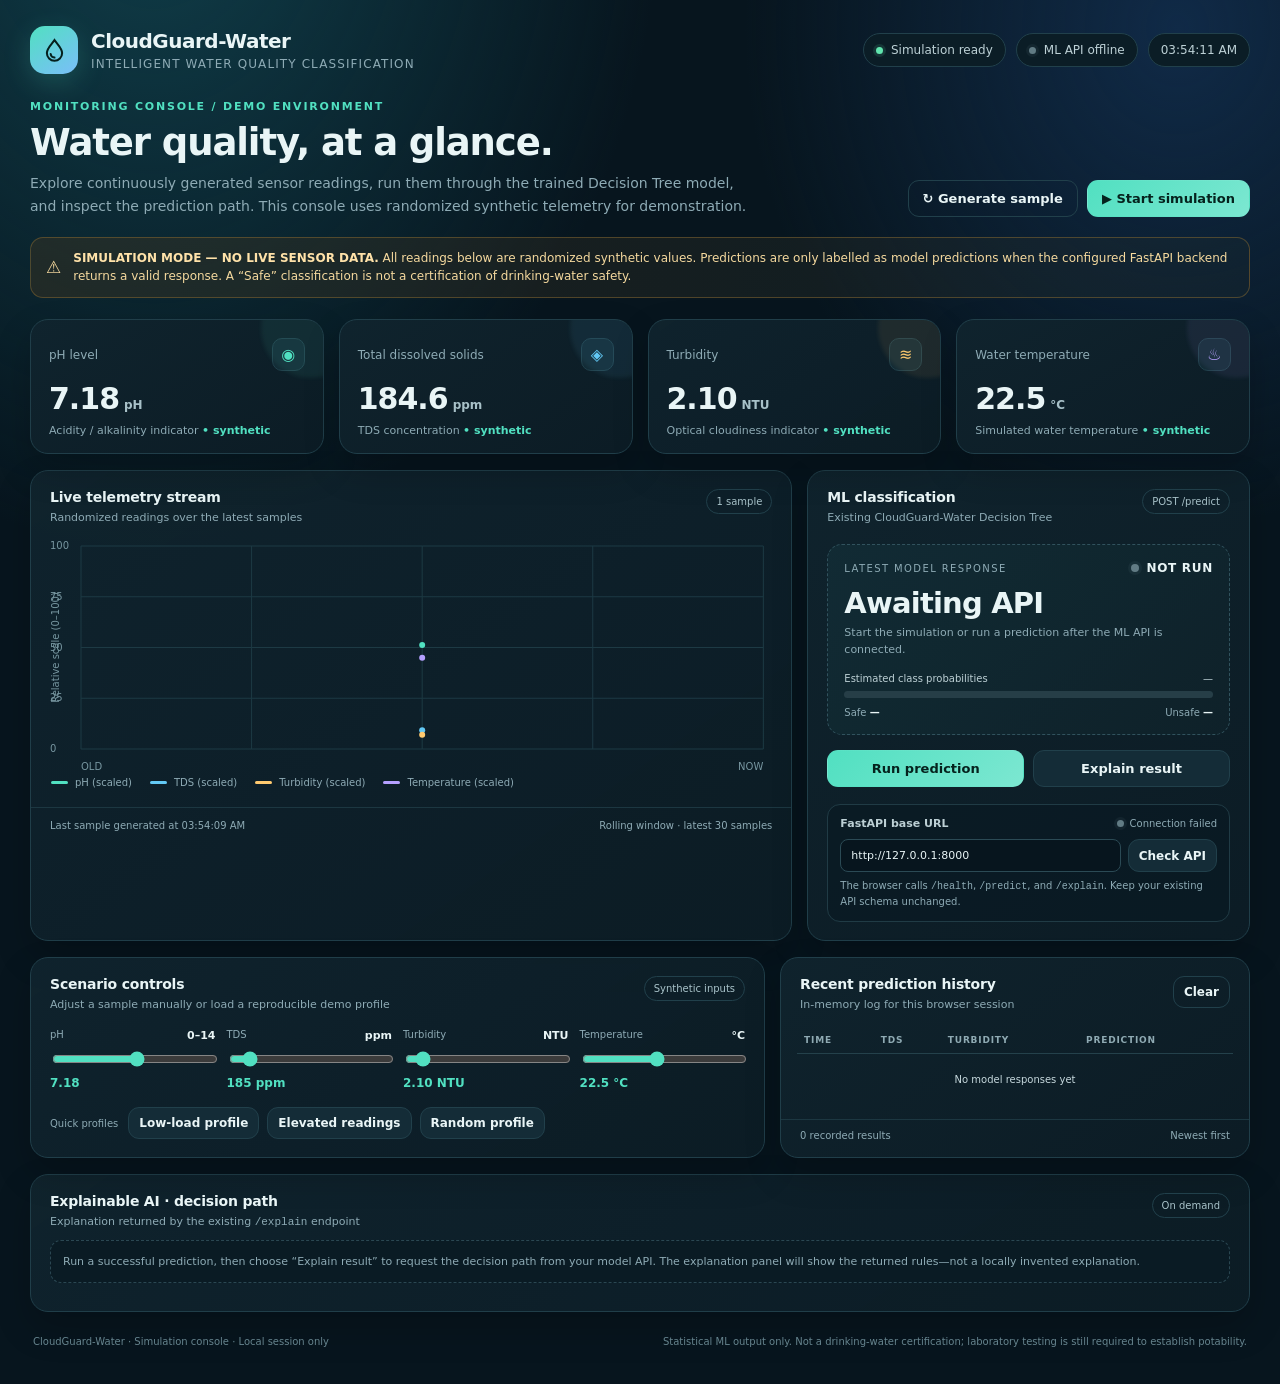
<file: CloudGuard-Water-Simulation-Dashboard/CloudGuard-Water-Simulation-Dashboard/index.html>
<!doctype html>
<html lang="en">
<head>
<meta charset="utf-8" />
<meta name="viewport" content="width=device-width, initial-scale=1" />
<meta name="theme-color" content="#07151e" />
<title>CloudGuard-Water | Simulation Console</title>
<style>
  :root{--bg:#07151e;--panel:#0d202b;--panel2:#102833;--stroke:#21404b;--text:#e9f5f6;--muted:#8eabb5;--teal:#51e0c1;--cyan:#63c9f5;--green:#61e5ae;--amber:#ffca70;--red:#ff7f8a;--radius:18px;--shadow:0 16px 36px #0003}
  *{box-sizing:border-box} html{background:var(--bg);scroll-behavior:smooth} body{margin:0;color:var(--text);font-family:Inter,ui-sans-serif,system-ui,-apple-system,BlinkMacSystemFont,"Segoe UI",sans-serif;background:radial-gradient(ellipse at 12% -10%,#103f4b 0,transparent 32%),radial-gradient(ellipse at 92% 2%,#102a47 0,transparent 26%),var(--bg);min-height:100vh}
  button,input,select{font:inherit} button{cursor:pointer} button:focus-visible,input:focus-visible,select:focus-visible{outline:2px solid var(--teal);outline-offset:2px} .shell{max-width:1600px;margin:0 auto;padding:26px 30px 36px}
  .topbar{display:flex;align-items:center;justify-content:space-between;gap:20px;margin-bottom:26px}.brand{display:flex;align-items:center;gap:13px}.logo{display:grid;place-items:center;width:48px;height:48px;border-radius:15px;color:#05201d;background:linear-gradient(145deg,var(--teal),#7abef9);box-shadow:0 8px 28px #51e0c133}.logo svg{width:27px;height:27px}.brand h1{font-size:20px;letter-spacing:-.5px;margin:0;font-weight:750}.brand p{margin:4px 0 0;color:var(--muted);font-size:12px;letter-spacing:1.1px;text-transform:uppercase}.top-actions{display:flex;align-items:center;justify-content:flex-end;gap:10px;flex-wrap:wrap}.pill{display:inline-flex;align-items:center;gap:8px;border:1px solid var(--stroke);background:#0b1d26;border-radius:999px;padding:9px 12px;color:#bdd1d6;font-size:12px;white-space:nowrap}.dot{width:7px;height:7px;border-radius:50%;background:#617b84;box-shadow:0 0 0 3px #617b841c}.dot.live{background:var(--green);box-shadow:0 0 0 3px #61e5ae20;animation:pulse 1.5s infinite}.dot.warn{background:var(--amber)}@keyframes pulse{50%{box-shadow:0 0 0 6px #61e5ae00}}
  .hero{display:flex;align-items:flex-end;justify-content:space-between;gap:22px;margin:6px 0 20px}.eyebrow{color:var(--teal);font-weight:750;font-size:11px;letter-spacing:1.8px;text-transform:uppercase}.hero h2{font-size:clamp(25px,3vw,37px);line-height:1.12;letter-spacing:-1.1px;margin:9px 0 9px}.hero p{max-width:720px;color:var(--muted);line-height:1.6;margin:0;font-size:14px}.hero-side{display:flex;align-items:center;gap:9px;flex-wrap:wrap}.btn{border:1px solid var(--stroke);border-radius:11px;color:var(--text);background:#142c37;padding:10px 14px;font-size:13px;font-weight:700;transition:transform .15s,border-color .15s,background .15s}.btn:hover{border-color:#4a7d88;transform:translateY(-1px)}.btn.primary{color:#05221d;background:linear-gradient(135deg,var(--teal),#7ce7d1);border-color:transparent}.btn.primary:hover{background:#7aecd8}.btn.ghost{background:transparent}.btn.small{padding:8px 10px;font-size:12px}
  .notice{display:flex;align-items:center;gap:12px;border:1px solid #84683288;background:linear-gradient(90deg,#4e371b55,#1a2a2d55);border-radius:13px;padding:12px 15px;margin:18px 0 21px;color:#f5d99e;font-size:12px;line-height:1.45}.notice strong{color:#ffe2a9}.notice .notice-icon{font-size:17px}
  .grid{display:grid;gap:15px}.kpis{grid-template-columns:repeat(4,minmax(0,1fr));margin-bottom:16px}.card{min-width:0;border:1px solid #203e49;background:linear-gradient(145deg,#10242eec,#0c1c25f5);border-radius:var(--radius);box-shadow:var(--shadow)}.kpi{padding:18px 18px 16px;position:relative;overflow:hidden}.kpi:after{content:"";position:absolute;width:100px;height:100px;border-radius:50%;right:-38px;top:-42px;background:var(--accent,#51e0c1);opacity:.075;filter:blur(2px)}.kpi-top{display:flex;justify-content:space-between;align-items:center;gap:10px;color:var(--muted);font-size:12px}.metric-icon{display:grid;place-items:center;width:33px;height:33px;border:1px solid var(--stroke);border-radius:10px;color:var(--accent,var(--teal));font-size:16px;background:#132b35}.metric{font-size:30px;font-weight:760;letter-spacing:-1px;margin-top:13px;line-height:1}.unit{font-size:12px;font-weight:600;letter-spacing:0;color:#a8c1c8;margin-left:5px}.submetric{color:var(--muted);font-size:11px;margin-top:10px}.delta{color:var(--teal);font-weight:700}.section-grid{grid-template-columns:minmax(0,1.55fr) minmax(310px,.9fr);align-items:stretch}.card-head{display:flex;align-items:flex-start;justify-content:space-between;gap:13px;padding:18px 19px 8px}.card-title{margin:0;font-size:14px;font-weight:750;letter-spacing:-.2px}.card-subtitle{margin:6px 0 0;color:var(--muted);font-size:11px}.tiny-label{border:1px solid var(--stroke);border-radius:999px;padding:6px 9px;font-size:10px;color:#a9c3ca;white-space:nowrap}.chart-wrap{padding:0 16px 11px}.chart{display:block;width:100%;height:245px}.chart-legend{display:flex;gap:18px;padding:0 4px 8px;flex-wrap:wrap;color:var(--muted);font-size:10px}.legend-item{display:flex;align-items:center;gap:7px}.legend-line{height:3px;width:17px;border-radius:4px;background:var(--teal)}.legend-line.blue{background:var(--cyan)}.legend-line.gold{background:var(--amber)}.legend-line.purple{background:#b5a0ff}.chart-foot{border-top:1px solid #1c3741;padding:12px 19px;display:flex;align-items:center;justify-content:space-between;color:var(--muted);font-size:10px;gap:12px}
  .prediction-card{padding-bottom:2px}.result{margin:12px 19px 15px;padding:16px;border:1px solid #31525d;border-radius:15px;background:linear-gradient(135deg,#14343c88,#10242c88);position:relative;overflow:hidden}.result.safe{border-color:#286e5e;background:linear-gradient(135deg,#0d493b77,#10242c88)}.result.unsafe{border-color:#854651;background:linear-gradient(135deg,#5d263577,#10242c88)}.result.waiting{border-style:dashed}.result-top{display:flex;align-items:center;justify-content:space-between;gap:12px}.result-label{font-size:10px;text-transform:uppercase;letter-spacing:1.4px;color:var(--muted)}.result-status{display:inline-flex;align-items:center;gap:7px;font-size:12px;font-weight:800;letter-spacing:.7px}.result-status .dot{width:8px;height:8px}.result-value{font-size:29px;font-weight:800;letter-spacing:-.8px;margin:11px 0 5px}.result-caption{color:var(--muted);font-size:11px;line-height:1.5}.prob-wrap{margin-top:15px}.prob-head{display:flex;justify-content:space-between;color:#bdd0d5;font-size:10px;margin-bottom:7px}.probbar{height:7px;background:#263e47;border-radius:100px;overflow:hidden;display:flex}.safe-bar{height:100%;background:var(--green);transition:width .3s}.unsafe-bar{height:100%;background:var(--red);transition:width .3s}.prob-legend{display:flex;justify-content:space-between;margin-top:9px;font-size:10px;color:var(--muted)}.prob-legend b{color:var(--text)}.result-actions{display:flex;gap:9px;margin:0 19px 17px;flex-wrap:wrap}.result-actions .btn{flex:1}.api-panel{margin:0 19px 16px;border:1px solid #203b45;border-radius:13px;padding:12px;background:#0919228c}.api-row{display:flex;align-items:center;justify-content:space-between;gap:10px;margin-bottom:9px}.api-row label{font-size:11px;color:#bdd0d5;font-weight:700}.api-status{font-size:10px;color:var(--muted);display:flex;align-items:center;gap:6px}.api-input-row{display:flex;gap:7px}.api-input-row input{flex:1;min-width:0;background:#07151e;border:1px solid #2b4a55;border-radius:8px;padding:9px 10px;color:var(--text);font-size:11px}.api-foot{font-size:10px;color:var(--muted);margin-top:7px;line-height:1.45}
  .bottom-grid{grid-template-columns:minmax(0,1.22fr) minmax(300px,.78fr);margin-top:16px}.control-card,.history-card,.explain-card{padding-bottom:0}.control-body{padding:10px 19px 18px}.control-row{display:grid;grid-template-columns:repeat(4,minmax(0,1fr));gap:11px}.control{min-width:0}.control label{display:flex;justify-content:space-between;gap:6px;font-size:10px;color:var(--muted);margin-bottom:7px}.control label strong{color:var(--text);font-size:11px}.control input{width:100%;accent-color:var(--teal)}.control-value{display:block;color:var(--teal);font-size:12px;font-weight:750;margin-top:5px}.preset-row{display:flex;gap:8px;flex-wrap:wrap;margin-top:17px}.preset-label{font-size:10px;color:var(--muted);align-self:center;margin-right:2px}.history-table-wrap{overflow-x:auto;padding:8px 16px 14px}.history-table{width:100%;border-collapse:collapse;font-size:10px;white-space:nowrap}.history-table th{text-align:left;color:#8faab3;font-size:9px;text-transform:uppercase;letter-spacing:.8px;font-weight:700;padding:8px 7px;border-bottom:1px solid #24414b}.history-table td{padding:10px 7px;border-bottom:1px solid #18333d;color:#c6d8dd}.history-table tr:last-child td{border-bottom:0}.table-empty{text-align:center;color:var(--muted);padding:20px!important}.badge{display:inline-flex;align-items:center;border-radius:999px;padding:4px 7px;font-size:9px;font-weight:800}.badge.safe{background:#174a3a;color:#8df0c3}.badge.unsafe{background:#532b35;color:#ffb0b7}.badge.pending{background:#293e47;color:#b4c8ce}.history-foot{display:flex;align-items:center;justify-content:space-between;padding:10px 19px;border-top:1px solid #1c3741;color:var(--muted);font-size:10px}.explain-body{padding:4px 19px 18px}.explain-message{padding:12px;border:1px dashed #2a4752;background:#0a1b24;border-radius:11px;color:var(--muted);font-size:11px;line-height:1.55}.explain-steps{display:grid;gap:8px;margin-top:10px}.step{display:flex;gap:9px;align-items:flex-start;border:1px solid #213f49;border-radius:10px;padding:10px}.step-num{flex:0 0 23px;height:23px;border-radius:7px;display:grid;place-items:center;background:#173942;color:var(--teal);font-size:10px;font-weight:800}.step strong{display:block;font-size:11px;font-weight:700;margin-bottom:4px}.step small{color:var(--muted);font-size:10px;line-height:1.4;display:block;overflow-wrap:anywhere}.footer{display:flex;justify-content:space-between;gap:12px;flex-wrap:wrap;padding:22px 3px 0;color:#66848e;font-size:10px;line-height:1.5}.toast{position:fixed;right:22px;bottom:22px;z-index:10;max-width:340px;padding:12px 15px;border:1px solid #315460;border-radius:12px;background:#122a35;box-shadow:var(--shadow);font-size:12px;line-height:1.45;display:none}.toast.show{display:block;animation:fadein .2s ease}@keyframes fadein{from{opacity:0;transform:translateY(6px)}to{opacity:1;transform:translateY(0)}}
  @media(max-width:1050px){.kpis{grid-template-columns:repeat(2,minmax(0,1fr))}.section-grid,.bottom-grid{grid-template-columns:1fr}.chart{height:230px}.hero{align-items:flex-start;flex-direction:column}.control-row{grid-template-columns:repeat(2,minmax(0,1fr))}.topbar{align-items:flex-start}}
  @media(max-width:600px){.shell{padding:17px 13px 25px}.topbar{flex-direction:column}.top-actions{justify-content:flex-start}.brand h1{font-size:18px}.hero h2{font-size:27px}.kpis{gap:10px}.kpi{padding:14px}.metric{font-size:25px}.kpi-top{font-size:11px}.section-grid,.bottom-grid{gap:11px}.card-head{padding:15px 14px 8px}.result{margin:10px 13px 13px}.result-actions,.api-panel{margin-left:13px;margin-right:13px}.control-body{padding:10px 13px 15px}.history-table-wrap{padding-left:9px;padding-right:9px}.chart{height:205px}.notice{align-items:flex-start}.control-row{gap:10px}}
</style>
</head>
<body>
<div class="shell">
  <header class="topbar">
    <div class="brand">
      <div class="logo" aria-hidden="true"><svg viewBox="0 0 24 24" fill="none"><path d="M12 2.8C9.7 6.2 5.2 10.2 5.2 14.3a6.8 6.8 0 0 0 13.6 0C18.8 10.2 14.3 6.2 12 2.8Z" stroke="currentColor" stroke-width="1.8"/><path d="M8.6 15.1c.2 1.8 1.5 3 3.4 3.2" stroke="currentColor" stroke-width="1.8" stroke-linecap="round"/></svg></div>
      <div><h1>CloudGuard-Water</h1><p>Intelligent water quality classification</p></div>
    </div>
    <div class="top-actions">
      <div class="pill"><span class="dot live" id="telemetryDot"></span><span id="telemetryState">Simulation ready</span></div>
      <div class="pill"><span class="dot" id="apiTopDot"></span><span id="apiTopState">ML API not checked</span></div>
      <div class="pill" id="clockPill">--:--:--</div>
    </div>
  </header>

  <section class="hero">
    <div><div class="eyebrow">Monitoring console / Demo environment</div><h2>Water quality, at a glance.</h2><p>Explore continuously generated sensor readings, run them through the trained Decision Tree model, and inspect the prediction path. This console uses randomized synthetic telemetry for demonstration.</p></div>
    <div class="hero-side"><button class="btn ghost" id="randomOnceBtn">↻ Generate sample</button><button class="btn primary" id="toggleSimulationBtn">▶ Start simulation</button></div>
  </section>

  <div class="notice"><span class="notice-icon">⚠</span><div><strong>SIMULATION MODE — NO LIVE SENSOR DATA.</strong> All readings below are randomized synthetic values. Predictions are only labelled as model predictions when the configured FastAPI backend returns a valid response. A “Safe” classification is not a certification of drinking-water safety.</div></div>

  <section class="grid kpis" aria-label="Current simulated sensor readings">
    <article class="card kpi" style="--accent:#51e0c1"><div class="kpi-top"><span>pH level</span><span class="metric-icon">◉</span></div><div class="metric"><span id="phValue">7.18</span><span class="unit">pH</span></div><div class="submetric">Acidity / alkalinity indicator <span class="delta" id="phTrend">• synthetic</span></div></article>
    <article class="card kpi" style="--accent:#63c9f5"><div class="kpi-top"><span>Total dissolved solids</span><span class="metric-icon">◈</span></div><div class="metric"><span id="tdsValue">184.6</span><span class="unit">ppm</span></div><div class="submetric">TDS concentration <span class="delta" id="tdsTrend">• synthetic</span></div></article>
    <article class="card kpi" style="--accent:#ffca70"><div class="kpi-top"><span>Turbidity</span><span class="metric-icon">≋</span></div><div class="metric"><span id="turbidityValue">2.10</span><span class="unit">NTU</span></div><div class="submetric">Optical cloudiness indicator <span class="delta" id="turbidityTrend">• synthetic</span></div></article>
    <article class="card kpi" style="--accent:#b5a0ff"><div class="kpi-top"><span>Water temperature</span><span class="metric-icon">♨</span></div><div class="metric"><span id="tempValue">22.5</span><span class="unit">°C</span></div><div class="submetric">Simulated water temperature <span class="delta" id="tempTrend">• synthetic</span></div></article>
  </section>

  <section class="grid section-grid">
    <article class="card">
      <div class="card-head"><div><h3 class="card-title">Live telemetry stream</h3><p class="card-subtitle">Randomized readings over the latest samples</p></div><span class="tiny-label" id="sampleCount">0 samples</span></div>
      <div class="chart-wrap"><canvas class="chart" id="telemetryChart" aria-label="Chart of simulated water readings"></canvas><div class="chart-legend"><span class="legend-item"><span class="legend-line"></span>pH (scaled)</span><span class="legend-item"><span class="legend-line blue"></span>TDS (scaled)</span><span class="legend-item"><span class="legend-line gold"></span>Turbidity (scaled)</span><span class="legend-item"><span class="legend-line purple"></span>Temperature (scaled)</span></div></div>
      <div class="chart-foot"><span id="lastUpdated">Waiting for first sample</span><span>Rolling window · latest 30 samples</span></div>
    </article>

    <article class="card prediction-card">
      <div class="card-head"><div><h3 class="card-title">ML classification</h3><p class="card-subtitle">Existing CloudGuard-Water Decision Tree</p></div><span class="tiny-label">POST /predict</span></div>
      <div class="result waiting" id="resultPanel"><div class="result-top"><span class="result-label">Latest model response</span><span class="result-status"><span class="dot" id="resultDot"></span><span id="resultStatus">NOT RUN</span></span></div><div class="result-value" id="resultValue">Awaiting API</div><div class="result-caption" id="resultCaption">Start the simulation or run a prediction after the ML API is connected.</div><div class="prob-wrap"><div class="prob-head"><span>Estimated class probabilities</span><span id="probabilityTotal">—</span></div><div class="probbar"><div class="safe-bar" id="safeBar" style="width:0%"></div><div class="unsafe-bar" id="unsafeBar" style="width:0%"></div></div><div class="prob-legend"><span>Safe <b id="safeProbability">—</b></span><span>Unsafe <b id="unsafeProbability">—</b></span></div></div></div>
      <div class="result-actions"><button class="btn primary" id="predictBtn">Run prediction</button><button class="btn" id="explainBtn">Explain result</button></div>
      <div class="api-panel"><div class="api-row"><label for="apiBaseUrl">FastAPI base URL</label><span class="api-status"><span class="dot" id="apiStatusDot"></span><span id="apiStatusText">Not connected</span></span></div><div class="api-input-row"><input id="apiBaseUrl" value="http://127.0.0.1:8000" spellcheck="false" aria-label="FastAPI base URL" /><button class="btn small" id="connectBtn">Check API</button></div><div class="api-foot">The browser calls <code>/health</code>, <code>/predict</code>, and <code>/explain</code>. Keep your existing API schema unchanged.</div></div>
    </article>
  </section>

  <section class="grid bottom-grid">
    <article class="card control-card">
      <div class="card-head"><div><h3 class="card-title">Scenario controls</h3><p class="card-subtitle">Adjust a sample manually or load a reproducible demo profile</p></div><span class="tiny-label">Synthetic inputs</span></div>
      <div class="control-body"><div class="control-row">
        <div class="control"><label for="phSlider">pH <strong>0–14</strong></label><input id="phSlider" type="range" min="0" max="14" step="0.01" value="7.18"><span class="control-value" id="phSliderVal">7.18</span></div>
        <div class="control"><label for="tdsSlider">TDS <strong>ppm</strong></label><input id="tdsSlider" type="range" min="0" max="2000" step="1" value="184"><span class="control-value" id="tdsSliderVal">184 ppm</span></div>
        <div class="control"><label for="turbiditySlider">Turbidity <strong>NTU</strong></label><input id="turbiditySlider" type="range" min="0" max="30" step="0.01" value="2.10"><span class="control-value" id="turbiditySliderVal">2.10 NTU</span></div>
        <div class="control"><label for="tempSlider">Temperature <strong>°C</strong></label><input id="tempSlider" type="range" min="0" max="50" step="0.1" value="22.5"><span class="control-value" id="tempSliderVal">22.5 °C</span></div>
      </div><div class="preset-row"><span class="preset-label">Quick profiles</span><button class="btn small" id="lowProfileBtn">Low-load profile</button><button class="btn small" id="elevatedProfileBtn">Elevated readings</button><button class="btn small" id="randomProfileBtn">Random profile</button></div></div>
    </article>

    <article class="card history-card">
      <div class="card-head"><div><h3 class="card-title">Recent prediction history</h3><p class="card-subtitle">In-memory log for this browser session</p></div><button class="btn small ghost" id="clearHistoryBtn">Clear</button></div>
      <div class="history-table-wrap"><table class="history-table"><thead><tr><th>Time</th><th>TDS</th><th>Turbidity</th><th>Prediction</th></tr></thead><tbody id="historyBody"><tr><td colspan="4" class="table-empty">No model responses yet</td></tr></tbody></table></div><div class="history-foot"><span id="historyCount">0 recorded results</span><span>Newest first</span></div>
    </article>
  </section>

  <section class="card explain-card" style="margin-top:16px">
    <div class="card-head"><div><h3 class="card-title">Explainable AI · decision path</h3><p class="card-subtitle">Explanation returned by the existing <code>/explain</code> endpoint</p></div><span class="tiny-label">On demand</span></div>
    <div class="explain-body"><div id="explainMessage" class="explain-message">Run a successful prediction, then choose “Explain result” to request the decision path from your model API. The explanation panel will show the returned rules—not a locally invented explanation.</div><div class="explain-steps" id="explainSteps"></div></div>
  </section>

  <footer class="footer"><span>CloudGuard-Water · Simulation console · Local session only</span><span>Statistical ML output only. Not a drinking-water certification; laboratory testing is still required to establish potability.</span></footer>
</div>
<div class="toast" id="toast" role="status" aria-live="polite"></div>
<script>
(() => {
  'use strict';
  const $ = id => document.getElementById(id);
  const FEATURE_KEYS = ['pH','TDS_ppm','Turbidity_NTU','Temperature_C'];
  const state = { running:false, interval:null, healthInterval:null, apiHealthy:false, samples:[], history:[], lastPrediction:null, lastReading:null, predictionBusy:false, lastApiError:'' };
  const maxSamples = 30;
  let toastTimer = null;
  const color = { ph:'#51e0c1', tds:'#63c9f5', turbidity:'#ffca70', temp:'#b5a0ff' };

  function clamp(n,min,max){ return Math.max(min,Math.min(max,n)); }
  function rand(min,max,decimals=2){ const v = Math.random()*(max-min)+min; return Number(v.toFixed(decimals)); }
  function timeString(date = new Date()){ return date.toLocaleTimeString([], {hour:'2-digit',minute:'2-digit',second:'2-digit'}); }
  function showToast(message){ const el=$('toast'); el.textContent=message; el.classList.add('show'); clearTimeout(toastTimer); toastTimer=setTimeout(()=>el.classList.remove('show'),3600); }
  function baseUrl(){ return $('apiBaseUrl').value.trim().replace(/\/+$/,''); }
  function currentReading(){ return {pH:Number($('phSlider').value),TDS_ppm:Number($('tdsSlider').value),Turbidity_NTU:Number($('turbiditySlider').value),Temperature_C:Number($('tempSlider').value)}; }
  function generateReading(profile='mixed'){
    // Values below are synthetic demo profiles, not measured data or a representation of certified standards.
    const elevated = profile==='elevated' || (profile==='mixed' && Math.random()<0.40);
    if(elevated) return {pH:rand(5.9,8.9),TDS_ppm:rand(360,1450,1),Turbidity_NTU:rand(4.6,18,2),Temperature_C:rand(20,34,1)};
    return {pH:rand(6.5,8.2),TDS_ppm:rand(75,225,1),Turbidity_NTU:rand(0.15,3.8,2),Temperature_C:rand(18,28,1)};
  }
  function formatReading(r){ $('phValue').textContent=Number(r.pH).toFixed(2); $('tdsValue').textContent=Number(r.TDS_ppm).toFixed(1); $('turbidityValue').textContent=Number(r.Turbidity_NTU).toFixed(2); $('tempValue').textContent=Number(r.Temperature_C).toFixed(1); }
  function syncSliders(r){ $('phSlider').value=r.pH; $('tdsSlider').value=r.TDS_ppm; $('turbiditySlider').value=r.Turbidity_NTU; $('tempSlider').value=r.Temperature_C; updateSliderLabels(); }
  function updateSliderLabels(){ $('phSliderVal').textContent=Number($('phSlider').value).toFixed(2); $('tdsSliderVal').textContent=`${Number($('tdsSlider').value).toFixed(0)} ppm`; $('turbiditySliderVal').textContent=`${Number($('turbiditySlider').value).toFixed(2)} NTU`; $('tempSliderVal').textContent=`${Number($('tempSlider').value).toFixed(1)} °C`; }
  function addSample(r){ state.lastReading=r; state.samples.push({...r,at:new Date()}); if(state.samples.length>maxSamples) state.samples.shift(); $('sampleCount').textContent=`${state.samples.length} sample${state.samples.length===1?'':'s'}`; $('lastUpdated').textContent=`Last sample generated at ${timeString()}`; formatReading(r); syncSliders(r); drawChart(); }
  function setApiStatus(healthy,message){ state.apiHealthy=healthy; $('apiStatusDot').className=`dot${healthy?' live':''}`; $('apiStatusText').textContent=message; $('apiTopDot').className=`dot${healthy?' live':''}`; $('apiTopState').textContent=healthy?'ML API connected':'ML API offline'; }
  function setTelemetryStatus(){ $('telemetryDot').className=`dot${state.running?' live':''}`; $('telemetryState').textContent=state.running?'Simulation running':'Simulation paused'; $('toggleSimulationBtn').textContent=state.running?'Ⅱ Pause simulation':'▶ Start simulation'; }
  async function checkApi(silent=false){
    const url=baseUrl(); if(!url){setApiStatus(false,'Enter API URL');return false;}
    try{
      const response=await fetch(`${url}/health`,{method:'GET',headers:{'Accept':'application/json'},cache:'no-store'});
      if(!response.ok) throw new Error(`HTTP ${response.status}`);
      const data=await response.json();
      const ok=data.status==='healthy' && data.model_loaded===true;
      setApiStatus(ok,ok?`${data.model_name||'Model'} ready`:(data.detail||'Model not loaded'));
      if(!ok && !silent) showToast('API responds, but the model is not ready. Check the backend logs and model path.');
      else if(ok && !silent) showToast('FastAPI and the trained model are ready.');
      return ok;
    }catch(err){setApiStatus(false,'Connection failed');state.lastApiError=err.message||'network error';if(!silent)showToast(`Could not reach ${url}/health. Start the FastAPI backend and verify the URL/CORS settings.`);return false;}
  }
  async function runPrediction({quiet=false,source='manual'}={}){
    if(state.predictionBusy)return null;
    const reading=state.lastReading||currentReading();
    state.predictionBusy=true; $('predictBtn').textContent='Predicting…'; $('predictBtn').disabled=true;
    try{
      const response=await fetch(`${baseUrl()}/predict`,{method:'POST',headers:{'Content-Type':'application/json','Accept':'application/json'},body:JSON.stringify({pH:Number(reading.pH),TDS_ppm:Number(reading.TDS_ppm),Turbidity_NTU:Number(reading.Turbidity_NTU),Temperature_C:Number(reading.Temperature_C)})});
      const payload=await response.json().catch(()=>({}));
      if(!response.ok){const detail=payload.detail;throw new Error(typeof detail==='string'?detail:`Prediction request failed (HTTP ${response.status})`);}
      if(!payload.model_classification || !payload.estimated_probabilities) throw new Error('Unexpected API response: classification/probabilities were missing.');
      state.lastPrediction={...payload,reading:{...reading},at:new Date(),source};
      displayPrediction(state.lastPrediction); addHistory(state.lastPrediction); setApiStatus(true,'Prediction endpoint ready');
      if(!quiet)showToast(`Model prediction received: ${payload.model_classification}.`);
      return payload;
    }catch(err){
      if(!quiet)showToast(`Prediction unavailable: ${err.message}. No local classification was substituted.`);
      $('resultCaption').textContent=`No model response for this sample. ${err.message}`;
      $('resultStatus').textContent='API UNAVAILABLE'; $('resultDot').className='dot warn'; $('resultPanel').className='result waiting';
      return null;
    }finally{state.predictionBusy=false;$('predictBtn').disabled=false;$('predictBtn').textContent='Run prediction';}
  }
  function displayPrediction(p){
    const cls=String(p.model_classification); const safe=Number(p.estimated_probabilities.Safe??0); const unsafe=Number(p.estimated_probabilities.Unsafe??0); const isSafe=cls.toLowerCase()==='safe';
    $('resultPanel').className=`result ${isSafe?'safe':'unsafe'}`; $('resultStatus').textContent=cls.toUpperCase(); $('resultDot').className=`dot ${isSafe?'live':'warn'}`; $('resultValue').textContent=cls; $('resultCaption').textContent=`${p.model||'Trained model'} · response received ${timeString(p.at)}. Synthetic input values were used.`;
    $('safeBar').style.width=`${clamp(safe*100,0,100)}%`; $('unsafeBar').style.width=`${clamp(unsafe*100,0,100)}%`; $('safeProbability').textContent=`${(safe*100).toFixed(2)}%`; $('unsafeProbability').textContent=`${(unsafe*100).toFixed(2)}%`; $('probabilityTotal').textContent='Model estimates';
    $('explainMessage').textContent='Prediction received. Select “Explain result” to retrieve the decision path from the model API.'; $('explainSteps').innerHTML='';
  }
  function addHistory(p){state.history.unshift(p);if(state.history.length>8)state.history.pop();renderHistory();}
  function renderHistory(){const body=$('historyBody');$('historyCount').textContent=`${state.history.length} recorded result${state.history.length===1?'':'s'}`;if(!state.history.length){body.innerHTML='<tr><td colspan="4" class="table-empty">No model responses yet</td></tr>';return;}body.innerHTML=state.history.map(p=>{const c=String(p.model_classification).toLowerCase()==='safe'?'safe':'unsafe';return `<tr><td>${timeString(p.at)}</td><td>${Number(p.reading.TDS_ppm).toFixed(1)}</td><td>${Number(p.reading.Turbidity_NTU).toFixed(2)}</td><td><span class="badge ${c}">${escapeHtml(p.model_classification)}</span></td></tr>`;}).join('');}
  function escapeHtml(str){return String(str).replace(/[&<>"']/g,c=>({'&':'&amp;','<':'&lt;','>':'&gt;','"':'&quot;',"'":'&#39;'}[c]));}
  async function explainPrediction(){
    if(!state.lastPrediction){showToast('Run a successful model prediction first.');return;}
    const p=state.lastPrediction; const old=$('explainBtn').textContent;$('explainBtn').disabled=true;$('explainBtn').textContent='Loading…';
    try{
      const response=await fetch(`${baseUrl()}/explain`,{method:'POST',headers:{'Content-Type':'application/json','Accept':'application/json'},body:JSON.stringify({pH:Number(p.reading.pH),TDS_ppm:Number(p.reading.TDS_ppm),Turbidity_NTU:Number(p.reading.Turbidity_NTU),Temperature_C:Number(p.reading.Temperature_C)})});
      const data=await response.json().catch(()=>({}));if(!response.ok)throw new Error(typeof data.detail==='string'?data.detail:`HTTP ${response.status}`);
      const steps=Array.isArray(data.decision_path_steps)?data.decision_path_steps:[];
      $('explainMessage').textContent=data.human_explanation||`Model classification: ${data.model_classification||p.model_classification}. Explanation returned by the API.`;
      $('explainSteps').innerHTML=steps.length?steps.map((s,i)=>`<div class="step"><span class="step-num">${i+1}</span><div><strong>${escapeHtml(s.rule||`${s.feature}: ${s.value} vs ${s.threshold}`)}</strong><small>Node ${escapeHtml(s.node_id)} · Branch ${escapeHtml(s.direction)} · Threshold ${escapeHtml(s.threshold)}</small></div></div>`).join(''):'<div class="explain-message">The endpoint did not return structured decision_path_steps. Review the explanation text above.</div>';
      showToast('Decision-path explanation loaded from FastAPI.');
    }catch(err){$('explainMessage').textContent=`Could not retrieve the model explanation: ${err.message}. Confirm that POST /explain is available on the configured API.`;$('explainSteps').innerHTML='';showToast('Explanation endpoint unavailable.');}
    finally{$('explainBtn').disabled=false;$('explainBtn').textContent=old;}
  }
  function drawChart(){
    const canvas=$('telemetryChart');const rect=canvas.getBoundingClientRect();if(!rect.width||!rect.height)return;const dpr=window.devicePixelRatio||1;canvas.width=Math.round(rect.width*dpr);canvas.height=Math.round(rect.height*dpr);const ctx=canvas.getContext('2d');ctx.scale(dpr,dpr);const w=rect.width,h=rect.height;ctx.clearRect(0,0,w,h);
    const pad={l:34,r:12,t:14,b:28};const cw=w-pad.l-pad.r,ch=h-pad.t-pad.b;
    ctx.font='10px system-ui';ctx.strokeStyle='#1d3a44';ctx.lineWidth=1;ctx.fillStyle='#7796a0';
    for(let i=0;i<=4;i++){const y=pad.t+ch*i/4;ctx.beginPath();ctx.moveTo(pad.l,y);ctx.lineTo(w-pad.r,y);ctx.stroke();ctx.fillText(`${100-i*25}`,3,y+3);}
    for(let i=0;i<5;i++){const x=pad.l+cw*i/4;ctx.beginPath();ctx.moveTo(x,pad.t);ctx.lineTo(x,h-pad.b);ctx.stroke();}
    ctx.save();ctx.translate(12,pad.t+ch/2);ctx.rotate(-Math.PI/2);ctx.textAlign='center';ctx.fillText('Relative scale (0–100)',0,0);ctx.restore();
    const arr=state.samples;if(arr.length<1){ctx.fillStyle='#8eabb5';ctx.textAlign='center';ctx.font='12px system-ui';ctx.fillText('Generate a sample to begin the stream',w/2,h/2);return;}
    const series=[{key:'pH',norm:v=>v/14*100,c:color.ph},{key:'TDS_ppm',norm:v=>v/2000*100,c:color.tds},{key:'Turbidity_NTU',norm:v=>v/30*100,c:color.turbidity},{key:'Temperature_C',norm:v=>v/50*100,c:color.temp}];
    series.forEach(s=>{ctx.beginPath();ctx.strokeStyle=s.c;ctx.lineWidth=2;ctx.lineJoin='round';ctx.lineCap='round';arr.forEach((item,i)=>{const x=pad.l+(arr.length===1?cw/2:(cw*i/(Math.max(1,arr.length-1))));const y=pad.t+ch*(1-clamp(s.norm(Number(item[s.key])),0,100)/100);if(i===0)ctx.moveTo(x,y);else ctx.lineTo(x,y);});ctx.stroke();const last=arr[arr.length-1];const i=arr.length-1;const x=pad.l+(arr.length===1?cw/2:(cw*i/(Math.max(1,arr.length-1))));const y=pad.t+ch*(1-clamp(s.norm(Number(last[s.key])),0,100)/100);ctx.beginPath();ctx.fillStyle=s.c;ctx.arc(x,y,3,0,Math.PI*2);ctx.fill();});
    ctx.fillStyle='#7796a0';ctx.textAlign='left';ctx.fillText('OLD',pad.l,h-7);ctx.textAlign='right';ctx.fillText('NOW',w-pad.r,h-7);
  }
  function setProfile(r, label){addSample(r);$('resultCaption').textContent=`${label} loaded as synthetic inputs. Run prediction to request a fresh classification from the trained model.`;showToast(`${label} loaded. Readings are simulated.`);}
  function tick(){const r=generateReading('mixed');addSample(r);if(state.apiHealthy)runPrediction({quiet:true,source:'simulation'});}
  function toggleSimulation(){if(state.running){clearInterval(state.interval);state.interval=null;state.running=false;setTelemetryStatus();return;}state.running=true;setTelemetryStatus();if(!state.samples.length)addSample(generateReading());if(state.apiHealthy)runPrediction({quiet:true,source:'simulation'});state.interval=setInterval(tick,4500);showToast('Live synthetic telemetry started.');}

  $('toggleSimulationBtn').addEventListener('click',toggleSimulation);
  $('randomOnceBtn').addEventListener('click',()=>{addSample(generateReading('mixed'));if(state.apiHealthy)runPrediction({quiet:true,source:'simulation'});else showToast('New random sample generated. Connect FastAPI to receive an ML classification.');});
  $('predictBtn').addEventListener('click',async()=>{const ok=state.apiHealthy||await checkApi(true);if(!ok){showToast('ML API is not ready. Click Check API and verify the backend is running.');return;}await runPrediction();});
  $('connectBtn').addEventListener('click',()=>checkApi(false));
  $('explainBtn').addEventListener('click',explainPrediction);
  $('clearHistoryBtn').addEventListener('click',()=>{state.history=[];renderHistory();showToast('Prediction history cleared for this browser session.');});
  ['ph','tds','turbidity','temp'].forEach(k=>$(k+'Slider').addEventListener('input',()=>{updateSliderLabels();const r=currentReading();formatReading(r);}));
  ['ph','tds','turbidity','temp'].forEach(k=>$(k+'Slider').addEventListener('change',()=>{const r=currentReading();addSample(r);}));
  $('lowProfileBtn').addEventListener('click',()=>setProfile({pH:7.38,TDS_ppm:138.7,Turbidity_NTU:0.25,Temperature_C:20.25},'Low-load profile'));
  $('elevatedProfileBtn').addEventListener('click',()=>setProfile({pH:6.89,TDS_ppm:370.1,Turbidity_NTU:11.13,Temperature_C:22.25},'Elevated readings profile'));
  $('randomProfileBtn').addEventListener('click',()=>setProfile(generateReading('mixed'),'Random profile'));
  $('apiBaseUrl').addEventListener('keydown',e=>{if(e.key==='Enter')checkApi(false);});
  window.addEventListener('resize',drawChart);
  setInterval(()=>$('clockPill').textContent=timeString(),1000);$('clockPill').textContent=timeString();
  addSample({pH:7.18,TDS_ppm:184.6,Turbidity_NTU:2.10,Temperature_C:22.5});
  // A silent readiness check avoids presenting a fabricated classification when offline.
  checkApi(true);
  state.healthInterval=setInterval(()=>checkApi(true),20000);
})();
</script>
</body>
</html>
</file>
